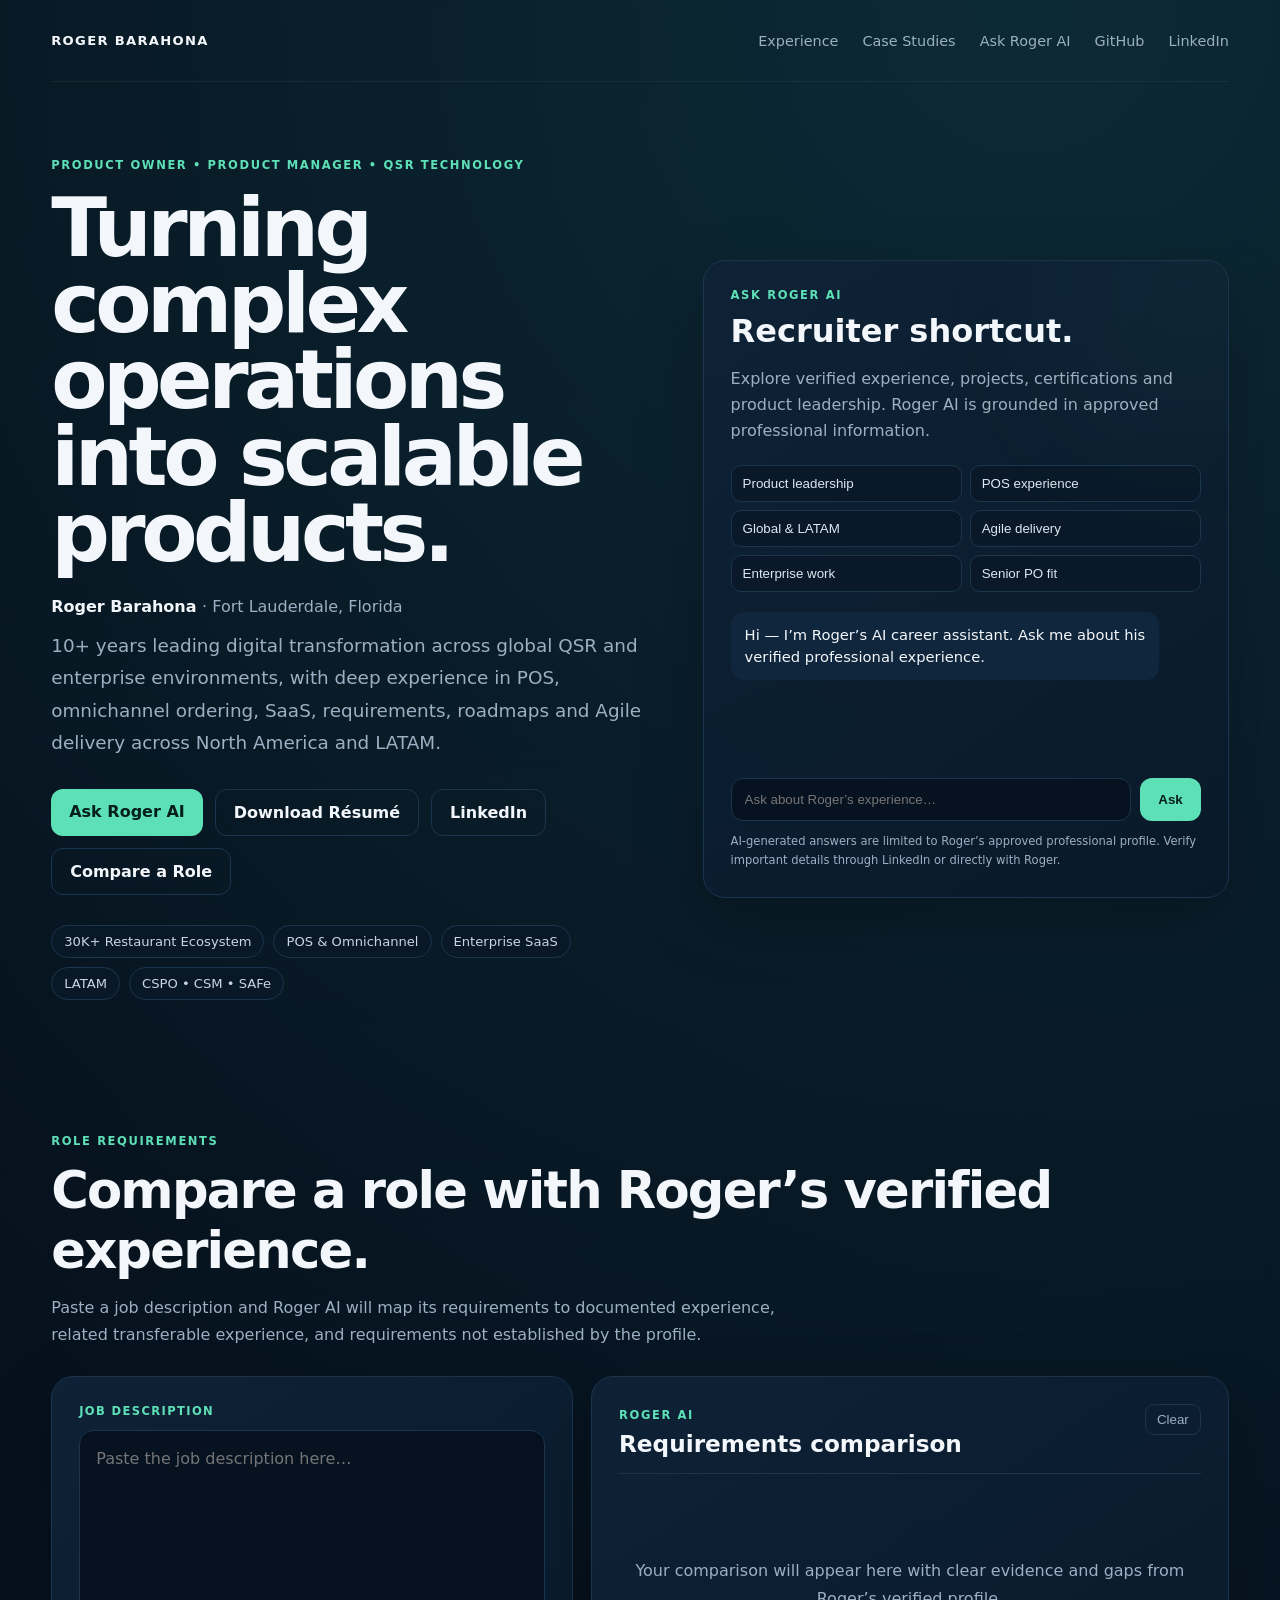
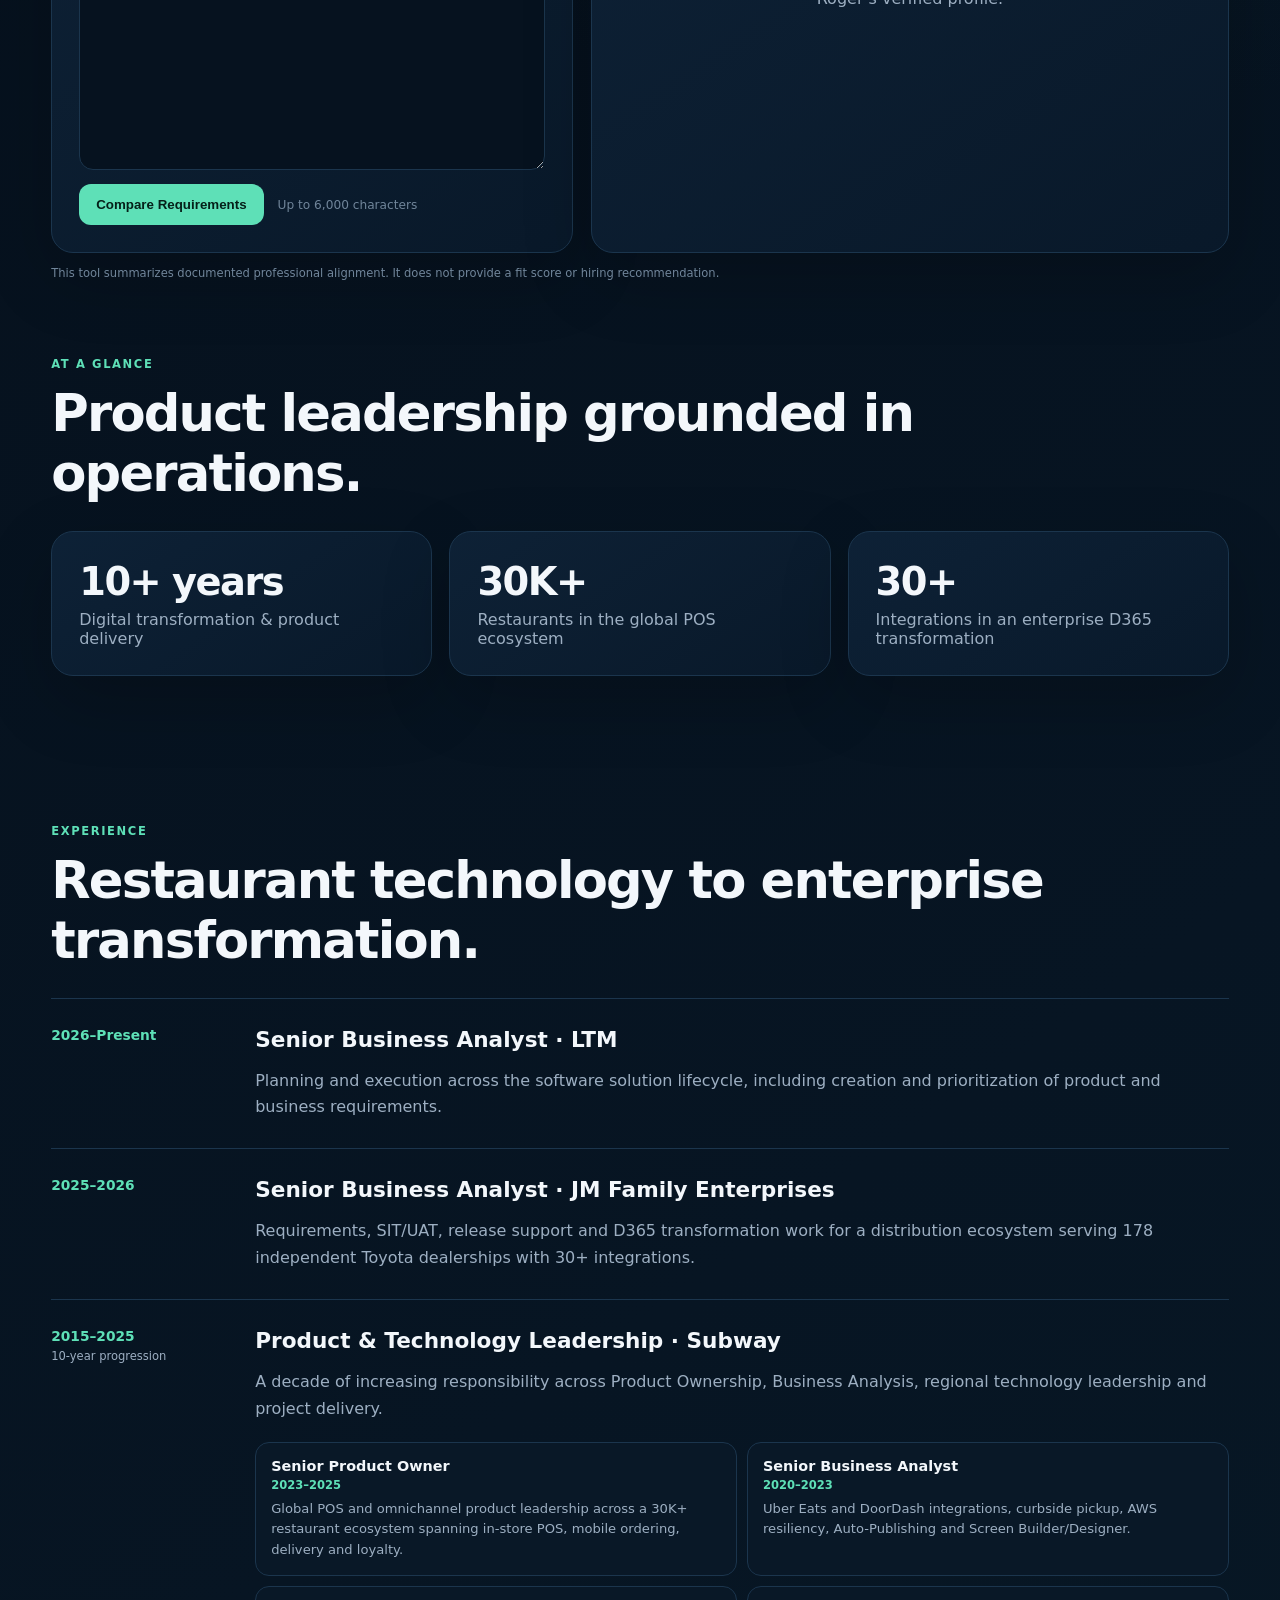
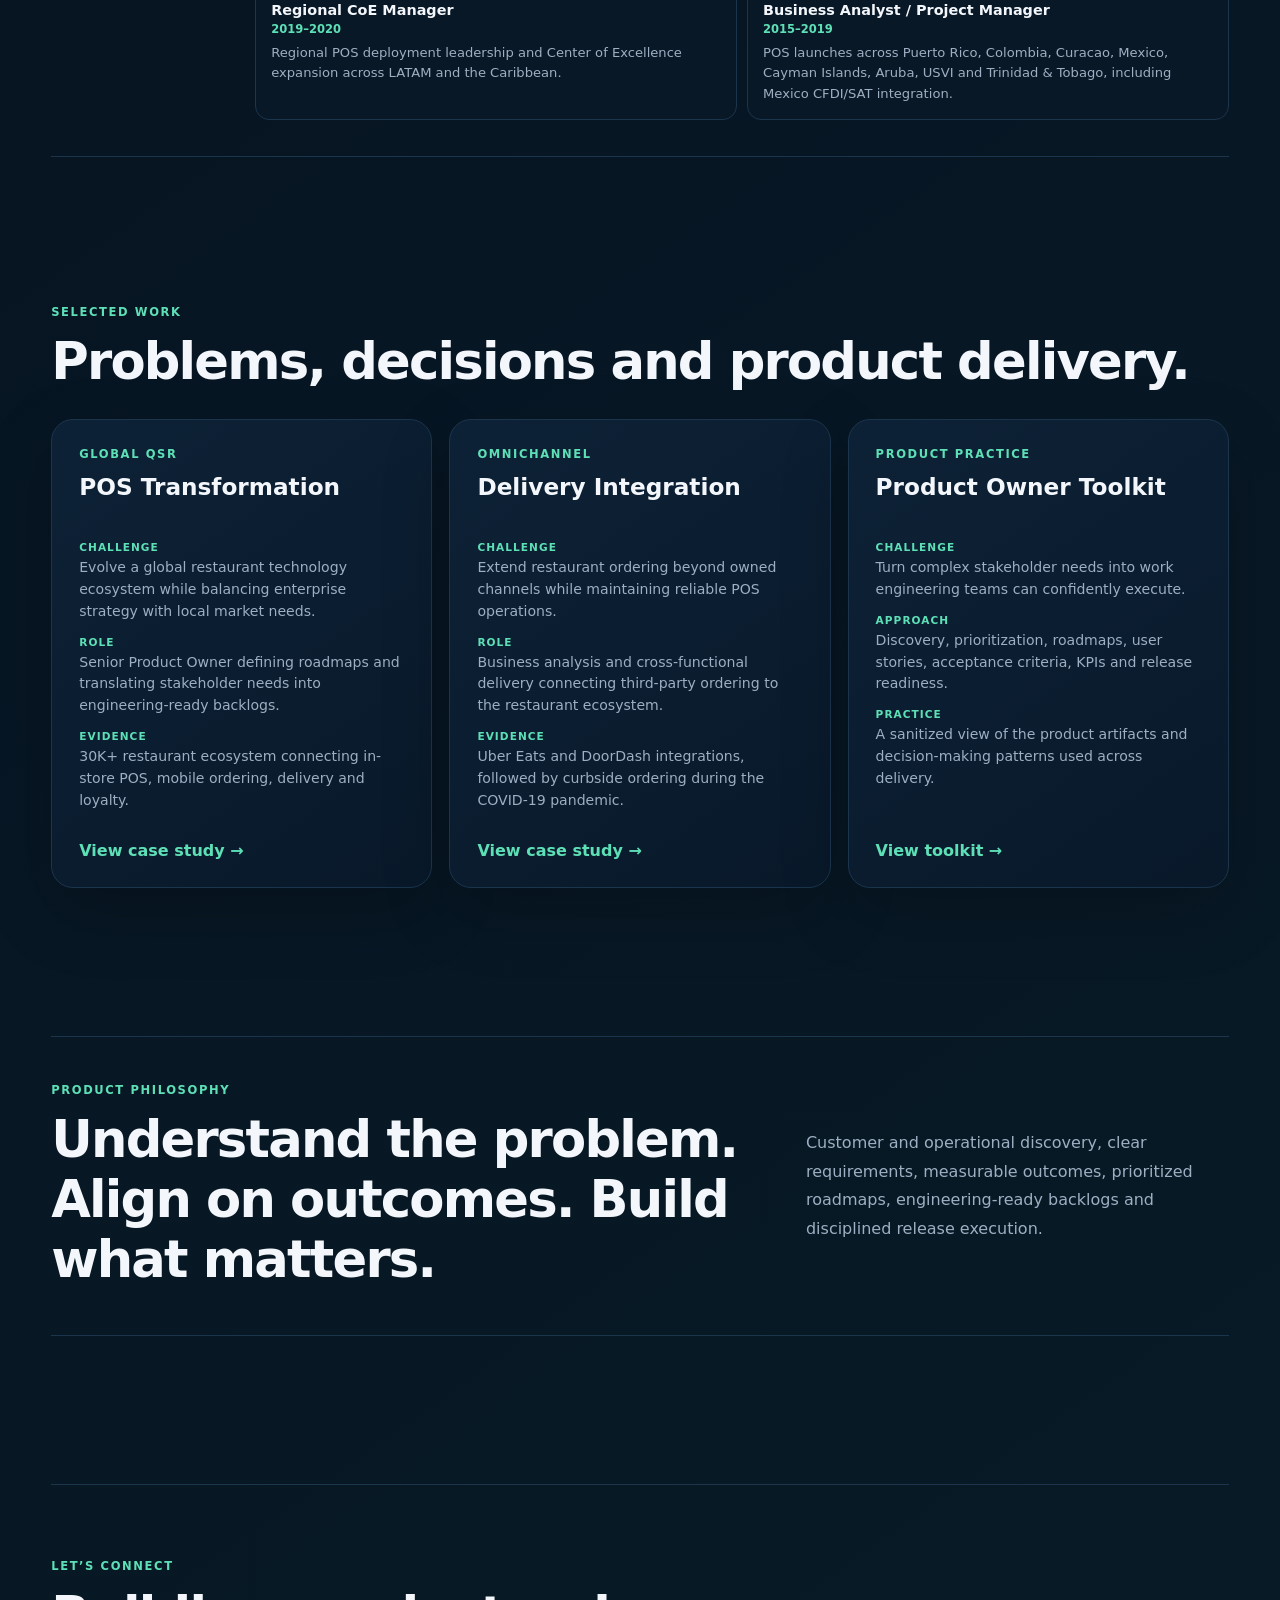
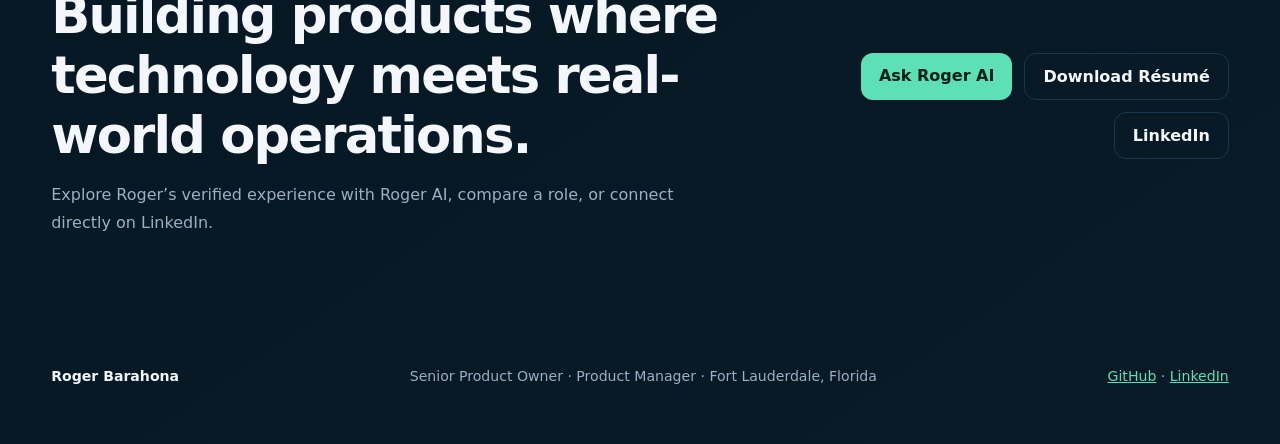
<file: index.html>
<!doctype html><html lang="en"><head><meta charset="utf-8"><meta name="viewport" content="width=device-width,initial-scale=1"><meta name="description" content="Roger Barahona is a Senior Product Owner and Product Manager specializing in QSR and restaurant technology, POS, omnichannel, enterprise SaaS and digital transformation across North America and LATAM."><meta name="robots" content="index,follow"><meta property="og:title" content="Roger Barahona | Senior Product Owner & Product Manager | QSR Technology"><meta property="og:description" content="Product leadership across QSR and restaurant technology, POS, omnichannel ordering, enterprise SaaS and digital transformation across North America and LATAM."><meta property="og:type" content="website"><meta property="og:url" content="https://rogerbarahona.com"><meta property="og:image" content="https://rogerbarahona.com/roger-barahona-social-preview.png"><meta property="og:image:alt" content="Roger Barahona — Product Leadership. Built for Scale."><meta property="og:site_name" content="Roger Barahona"><meta name="twitter:card" content="summary_large_image"><meta name="twitter:title" content="Roger Barahona | Senior Product Owner & Product Manager"><meta name="twitter:description" content="Product leadership across QSR, POS, omnichannel, enterprise SaaS and digital transformation."><meta name="twitter:image" content="https://rogerbarahona.com/roger-barahona-social-preview.png"><meta name="theme-color" content="#06111e"><meta name="author" content="Roger Barahona"><link rel="canonical" href="https://rogerbarahona.com"><link rel="icon" href="/favicon.svg" type="image/svg+xml"><title>Roger Barahona | Senior Product Owner & Product Manager | QSR & POS Technology</title><link rel="stylesheet" href="/style.css"><meta name="google-site-verification" content="XqpiVgk2-3Z6oD8mrIzkA8b5-VkEg614BGfcn6-gixg" /><script type="application/ld+json">{"@context":"https://schema.org","@type":"Person","name":"Roger Barahona","url":"https://rogerbarahona.com","jobTitle":["Senior Product Owner","Product Manager","Senior Business Analyst"],"address":{"@type":"PostalAddress","addressLocality":"Fort Lauderdale","addressRegion":"FL","addressCountry":"US"},"sameAs":["https://www.linkedin.com/in/rogerbarahona/","https://github.com/RogerBarahona"],"knowsAbout":["Product Management","Product Ownership","QSR Technology","Restaurant Technology","Point of Sale (POS) Systems","Omnichannel Ordering","Mobile Ordering","Third-Party Delivery Integrations","Enterprise SaaS","Digital Transformation","Product Roadmaps","Requirements Gathering","Backlog Management","User Stories","Acceptance Criteria","Agile","Scrum","SAFe","SIT","UAT","Release Planning","Azure DevOps","Microsoft Dynamics 365","AWS","Jira","Confluence","LATAM Technology Deployments","Stakeholder Management"]}</script></head><body><div class="wrap"><nav class="nav"><a class="brand" href="/">ROGER BARAHONA</a><div class="navlinks"><a href="#experience">Experience</a><a href="#case-studies">Case Studies</a><a href="#ask-roger">Ask Roger AI</a><a href="https://github.com/RogerBarahona" target="_blank" rel="noopener">GitHub</a><a href="https://www.linkedin.com/in/rogerbarahona/" target="_blank" rel="noopener">LinkedIn</a></div></nav><main><section class="hero"><div><div class="eyebrow">PRODUCT OWNER • PRODUCT MANAGER • QSR TECHNOLOGY</div><h1>Turning complex operations into scalable products.</h1><p class="hero-name">Roger Barahona <span>· Fort Lauderdale, Florida</span></p><p class="lead">10+ years leading digital transformation across global QSR and enterprise environments, with deep experience in POS, omnichannel ordering, SaaS, requirements, roadmaps and Agile delivery across North America and LATAM.</p><div class="actions"><a class="primary" href="#ask-roger">Ask Roger AI</a><a class="secondary" href="/Roger_Barahona_Public_Resume_2026.pdf" target="_blank" rel="noopener">Download Résumé</a><a class="secondary" href="https://www.linkedin.com/in/rogerbarahona/" target="_blank" rel="noopener">LinkedIn</a><a class="secondary" href="#compare-role">Compare a Role</a></div><div class="chips"><span class="chip">30K+ Restaurant Ecosystem</span><span class="chip">POS & Omnichannel</span><span class="chip">Enterprise SaaS</span><span class="chip">LATAM</span><span class="chip">CSPO • CSM • SAFe</span></div></div><div class="card chatcard" id="ask-roger"><div class="eyebrow">ASK ROGER AI</div><h2>Recruiter shortcut.</h2><p class="muted">Explore verified experience, projects, certifications and product leadership. Roger AI is grounded in approved professional information.</p><div class="promptgrid"><button class="prompt" data-q="Give me a concise overview of Roger's product leadership experience.">Product leadership</button><button class="prompt" data-q="Tell me about Roger's POS and restaurant technology experience.">POS experience</button><button class="prompt" data-q="What global and LATAM experience does Roger have?">Global & LATAM</button><button class="prompt" data-q="What Agile certifications and delivery experience does Roger have?">Agile delivery</button><button class="prompt" data-q="What enterprise transformation experience does Roger have?">Enterprise work</button><button class="prompt" data-q="What are Roger's strongest documented qualifications for a Senior Product Owner role?">Senior PO fit</button></div><div id="chatlog" class="chatlog" aria-live="polite"><div class="msg bot">Hi — I’m Roger’s AI career assistant. Ask me about his verified professional experience.</div></div><form id="ask" class="ask"><input id="question" maxlength="800" autocomplete="off" aria-label="Ask about Roger" placeholder="Ask about Roger’s experience…"><button>Ask</button></form><p class="fine">AI-generated answers are limited to Roger’s approved professional profile. Verify important details through LinkedIn or directly with Roger.</p></div></section><section class="section compare-section" id="compare-role"><div class="eyebrow">ROLE REQUIREMENTS</div><h2>Compare a role with Roger’s verified experience.</h2><p class="compare-intro">Paste a job description and Roger AI will map its requirements to documented experience, related transferable experience, and requirements not established by the profile.</p><div class="compare-grid"><div class="card compare-input"><label for="jobdesc">JOB DESCRIPTION</label><textarea id="jobdesc" maxlength="6000" placeholder="Paste the job description here…"></textarea><div class="compare-actions"><button id="compare-role-btn" type="button">Compare Requirements</button><span>Up to 6,000 characters</span></div></div><div class="card compare-output"><div class="output-head"><div><span class="tag">ROGER AI</span><h3>Requirements comparison</h3></div><button id="clear-compare" class="clear-btn" type="button">Clear</button></div><div id="compare-result" class="compare-result" aria-live="polite"><div class="empty-state">Your comparison will appear here with clear evidence and gaps from Roger’s verified profile.</div></div></div></div><p class="fine compare-note">This tool summarizes documented professional alignment. It does not provide a fit score or hiring recommendation.</p><section class="section"><div class="eyebrow">AT A GLANCE</div><h2>Product leadership grounded in operations.</h2><div class="grid"><div class="card stat"><strong>10+ years</strong><span>Digital transformation & product delivery</span></div><div class="card stat"><strong>30K+</strong><span>Restaurants in the global POS ecosystem</span></div><div class="card stat"><strong>30+</strong><span>Integrations in an enterprise D365 transformation</span></div></div></section><section class="section" id="experience"><div class="eyebrow">EXPERIENCE</div><h2>Restaurant technology to enterprise transformation.</h2><div class="timeline"><article class="role"><div class="period">2026–Present</div><div><h3>Senior Business Analyst · LTM</h3><p>Planning and execution across the software solution lifecycle, including creation and prioritization of product and business requirements.</p></div></article><article class="role"><div class="period">2025–2026</div><div><h3>Senior Business Analyst · JM Family Enterprises</h3><p>Requirements, SIT/UAT, release support and D365 transformation work for a distribution ecosystem serving 178 independent Toyota dealerships with 30+ integrations.</p></div></article><article class="role subway-role"><div class="period">2015–2025<br><span>10-year progression</span></div><div><h3>Product & Technology Leadership · Subway</h3><p>A decade of increasing responsibility across Product Ownership, Business Analysis, regional technology leadership and project delivery.</p><div class="progression"><div><b>Senior Product Owner</b><span>2023–2025</span><p>Global POS and omnichannel product leadership across a 30K+ restaurant ecosystem spanning in-store POS, mobile ordering, delivery and loyalty.</p></div><div><b>Senior Business Analyst</b><span>2020–2023</span><p>Uber Eats and DoorDash integrations, curbside pickup, AWS resiliency, Auto-Publishing and Screen Builder/Designer.</p></div><div><b>Regional CoE Manager</b><span>2019–2020</span><p>Regional POS deployment leadership and Center of Excellence expansion across LATAM and the Caribbean.</p></div><div><b>Business Analyst / Project Manager</b><span>2015–2019</span><p>POS launches across Puerto Rico, Colombia, Curacao, Mexico, Cayman Islands, Aruba, USVI and Trinidad & Tobago, including Mexico CFDI/SAT integration.</p></div></div></div></article></div></section><section class="section" id="case-studies"><div class="eyebrow">SELECTED WORK</div><h2>Problems, decisions and product delivery.</h2><div class="grid cases"><article class="card"><span class="tag">GLOBAL QSR</span><h3>POS Transformation</h3><dl class="case-flow"><dt>Challenge</dt><dd>Evolve a global restaurant technology ecosystem while balancing enterprise strategy with local market needs.</dd><dt>Role</dt><dd>Senior Product Owner defining roadmaps and translating stakeholder needs into engineering-ready backlogs.</dd><dt>Evidence</dt><dd>30K+ restaurant ecosystem connecting in-store POS, mobile ordering, delivery and loyalty.</dd></dl><a href="https://github.com/RogerBarahona/RogerBarahona/tree/main/portfolio/qsr-pos-transformation" target="_blank" rel="noopener">View case study →</a></article><article class="card"><span class="tag">OMNICHANNEL</span><h3>Delivery Integration</h3><dl class="case-flow"><dt>Challenge</dt><dd>Extend restaurant ordering beyond owned channels while maintaining reliable POS operations.</dd><dt>Role</dt><dd>Business analysis and cross-functional delivery connecting third-party ordering to the restaurant ecosystem.</dd><dt>Evidence</dt><dd>Uber Eats and DoorDash integrations, followed by curbside ordering during the COVID-19 pandemic.</dd></dl><a href="https://github.com/RogerBarahona/RogerBarahona/tree/main/portfolio/omnichannel-delivery-integration" target="_blank" rel="noopener">View case study →</a></article><article class="card"><span class="tag">PRODUCT PRACTICE</span><h3>Product Owner Toolkit</h3><dl class="case-flow"><dt>Challenge</dt><dd>Turn complex stakeholder needs into work engineering teams can confidently execute.</dd><dt>Approach</dt><dd>Discovery, prioritization, roadmaps, user stories, acceptance criteria, KPIs and release readiness.</dd><dt>Practice</dt><dd>A sanitized view of the product artifacts and decision-making patterns used across delivery.</dd></dl><a href="https://github.com/RogerBarahona/RogerBarahona/tree/main/portfolio/product-owner-toolkit" target="_blank" rel="noopener">View toolkit →</a></article></div></section><section class="section"><div class="statement"><div><div class="eyebrow">PRODUCT PHILOSOPHY</div><h2>Understand the problem. Align on outcomes. Build what matters.</h2></div><p>Customer and operational discovery, clear requirements, measurable outcomes, prioritized roadmaps, engineering-ready backlogs and disciplined release execution.</p></div></section></main><section class="section final-cta"><div><div class="eyebrow">LET’S CONNECT</div><h2>Building products where technology meets real-world operations.</h2><p>Explore Roger’s verified experience with Roger AI, compare a role, or connect directly on LinkedIn.</p></div><div class="actions"><a class="primary" href="#ask-roger">Ask Roger AI</a><a class="secondary" href="/Roger_Barahona_Public_Resume_2026.pdf" target="_blank" rel="noopener">Download Résumé</a><a class="secondary" href="https://www.linkedin.com/in/rogerbarahona/" target="_blank" rel="noopener">LinkedIn</a></div></section></main><footer class="footer"><strong>Roger Barahona</strong><span>Senior Product Owner · Product Manager · Fort Lauderdale, Florida</span><div><a href="https://github.com/RogerBarahona" target="_blank" rel="noopener">GitHub</a> · <a href="https://www.linkedin.com/in/rogerbarahona/" target="_blank" rel="noopener">LinkedIn</a></div></footer></div><script src="/script.js"></script></body></html>
</file>
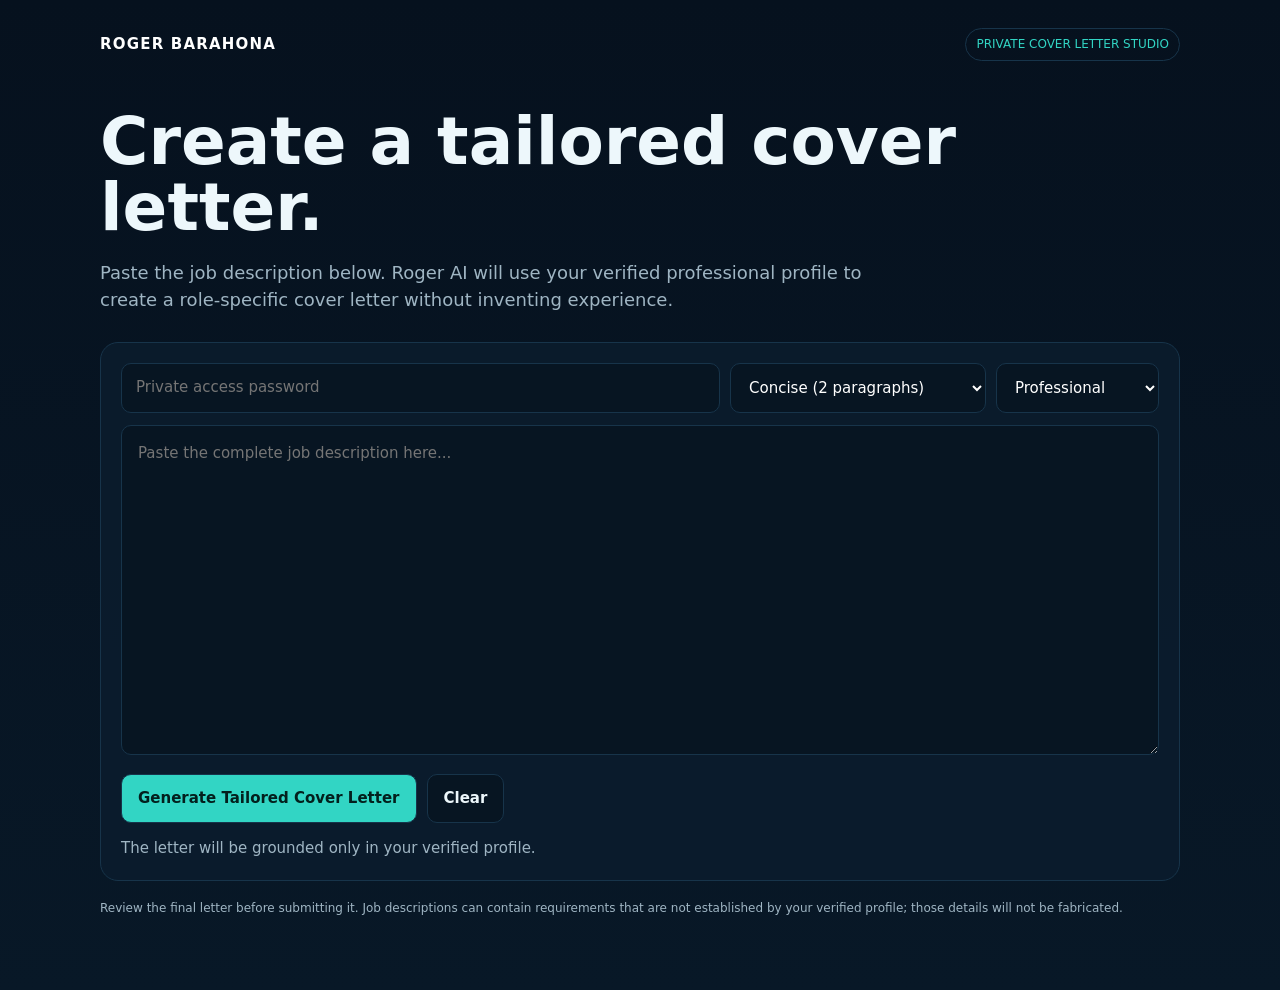
<file: cover-letter.html>
<!doctype html>
<html lang="en"><head><meta charset="utf-8"><meta name="viewport" content="width=device-width,initial-scale=1">
<meta name="robots" content="noindex,nofollow"><meta name="theme-color" content="#06111e">
<title>Cover Letter Studio | Roger Barahona</title>
<style>
:root{--bg:#06111e;--card:#0b1c2d;--line:#17344a;--text:#edf7fb;--muted:#9fb5c3;--teal:#32d5c4}
*{box-sizing:border-box}body{margin:0;background:linear-gradient(180deg,#06111e,#081827);color:var(--text);font:15px/1.55 Inter,system-ui,Segoe UI,Arial,sans-serif}.wrap{max-width:1120px;margin:auto;padding:28px 20px 60px}
nav{display:flex;justify-content:space-between;align-items:center;margin-bottom:48px}.brand{font-weight:800;letter-spacing:.08em;color:white;text-decoration:none}.private{color:var(--teal);font-size:12px;border:1px solid var(--line);padding:6px 10px;border-radius:999px}
h1{font-size:clamp(36px,6vw,66px);line-height:1;margin:0 0 16px}.lead,.status,.note{color:var(--muted)}.lead{font-size:18px;max-width:790px}
.panel,.output{background:rgba(11,28,45,.9);border:1px solid var(--line);border-radius:18px;padding:20px;margin-top:28px}
textarea,input,select,button{font:inherit;border-radius:10px;border:1px solid var(--line)}textarea,input,select{background:#071522;color:white}textarea{width:100%;min-height:330px;resize:vertical;padding:16px;line-height:1.55}input,select{padding:12px 14px}
.controls{display:grid;grid-template-columns:1fr auto auto;gap:10px;margin-bottom:12px}.options{display:flex;flex-wrap:wrap;gap:10px;margin-top:12px;align-items:center}.options select{min-width:150px}button{background:var(--teal);color:#03201d;font-weight:800;padding:12px 16px;cursor:pointer}button.secondary{background:#071522;color:var(--text)}button:disabled{opacity:.55;cursor:wait}
.output{display:none}.output h2{margin-top:0}.letter{white-space:pre-wrap;background:#071522;border:1px solid var(--line);border-radius:12px;padding:20px;line-height:1.7}.actions{display:flex;gap:10px;margin-top:14px}.status{margin-top:14px}.note{font-size:12px;margin-top:18px}
@media(max-width:700px){.controls{grid-template-columns:1fr}.wrap{padding-top:20px}nav{margin-bottom:32px}.options{align-items:stretch}.options select,.options button{width:100%}}
</style></head><body><div class="wrap">
<nav><a class="brand" href="/">ROGER BARAHONA</a><span class="private">PRIVATE COVER LETTER STUDIO</span></nav>
<main><h1>Create a tailored cover letter.</h1><p class="lead">Paste the job description below. Roger AI will use your verified professional profile to create a role-specific cover letter without inventing experience.</p>
<section class="panel"><div class="controls"><input id="key" type="password" autocomplete="current-password" placeholder="Private access password"><select id="length"><option value="concise">Concise (2 paragraphs)</option><option value="very-short">Very Concise (1 paragraph)</option></select><select id="tone"><option value="professional">Professional</option><option value="conversational">Conversational</option></select></div>
<textarea id="jd" maxlength="12000" placeholder="Paste the complete job description here..."></textarea>
<div class="options"><button id="generate">Generate Tailored Cover Letter</button><button id="clear" class="secondary">Clear</button></div><div id="status" class="status">The letter will be grounded only in your verified profile.</div></section>
<section id="output" class="output"><h2>Your Tailored Cover Letter</h2><div id="letter" class="letter"></div><div class="actions"><button id="copy">Copy Cover Letter</button><button id="regenerate" class="secondary">Regenerate</button></div></section>
<p class="note">Review the final letter before submitting it. Job descriptions can contain requirements that are not established by your verified profile; those details will not be fabricated.</p></main></div>
<script>
const $=id=>document.getElementById(id);
async function generate(){
 const key=$('key').value.trim(),jobDescription=$('jd').value.trim();
 if(!key){$('status').textContent='Enter your private access password first.';return}
 if(jobDescription.length<80){$('status').textContent='Paste the full job description so the letter can be tailored accurately.';return}
 const btn=$('generate');btn.disabled=true;$('status').textContent='Analyzing the role and writing your tailored cover letter…';$('output').style.display='none';
 try{
  const r=await fetch('/api/cover-letter',{method:'POST',headers:{'Content-Type':'application/json','X-Job-Search-Key':key},body:JSON.stringify({jobDescription,length:$('length').value,tone:$('tone').value})});
  const d=await r.json();if(!r.ok)throw new Error(d.error||'Generation failed');
  $('letter').textContent=d.letter;$('jd').value='';$('output').style.display='block';$('status').textContent='Cover letter ready. The job description field has been cleared for your next role.';$('output').scrollIntoView({behavior:'smooth',block:'start'});
 }catch(e){$('status').textContent=e.message||'Generation failed. Please try again.'}finally{btn.disabled=false}
}
$('generate').onclick=generate;$('regenerate').onclick=generate;
$('clear').onclick=()=>{$('jd').value='';$('letter').textContent='';$('output').style.display='none';$('status').textContent='The letter will be grounded only in your verified profile.'};
$('copy').onclick=async()=>{try{await navigator.clipboard.writeText($('letter').textContent);$('copy').textContent='Copied!';setTimeout(()=>$('copy').textContent='Copy Cover Letter',1400)}catch{$('status').textContent='Could not copy automatically. Select the letter text and copy it manually.'}};
</script></body></html>
</file>
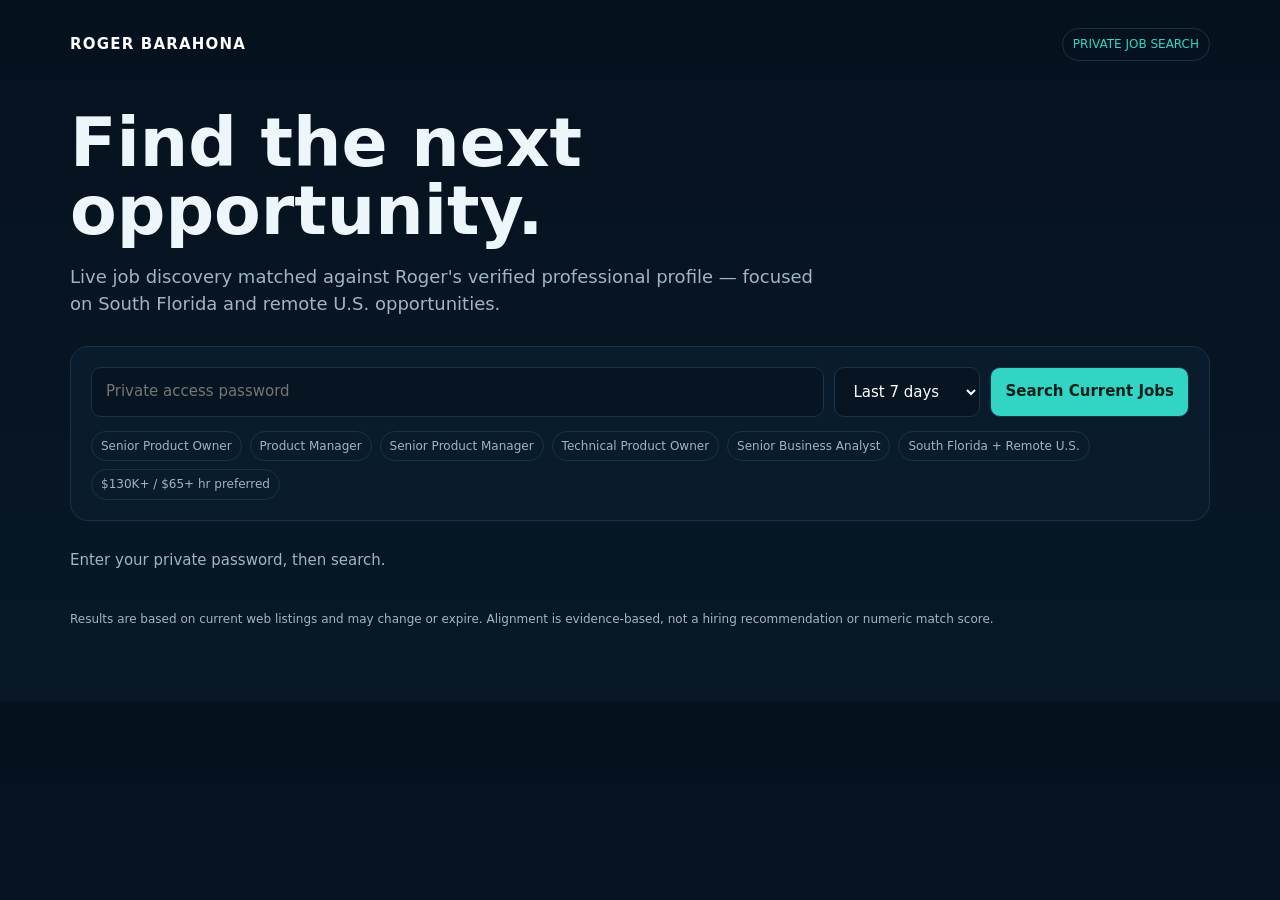
<file: job-search.html>
<!doctype html>
<html lang="en"><head><meta charset="utf-8"><meta name="viewport" content="width=device-width,initial-scale=1">
<meta name="robots" content="noindex,nofollow"><meta name="theme-color" content="#06111e">
<title>Roger Job Search | Private</title>
<style>
:root{--bg:#06111e;--card:#0b1c2d;--line:#17344a;--text:#edf7fb;--muted:#9fb5c3;--teal:#32d5c4;--blue:#5da9ff}
*{box-sizing:border-box}body{margin:0;background:linear-gradient(180deg,#06111e,#081827);color:var(--text);font:15px/1.55 Inter,system-ui,Segoe UI,Arial,sans-serif}.wrap{max-width:1180px;margin:auto;padding:28px 20px 60px}
nav{display:flex;justify-content:space-between;align-items:center;margin-bottom:48px}.brand{font-weight:800;letter-spacing:.08em;color:white;text-decoration:none}.private{color:var(--teal);font-size:12px;border:1px solid var(--line);padding:6px 10px;border-radius:999px}
h1{font-size:clamp(36px,6vw,68px);line-height:1;margin:0 0 16px;max-width:850px}.lead{color:var(--muted);font-size:18px;max-width:760px}
.panel,.job{background:rgba(11,28,45,.9);border:1px solid var(--line);border-radius:18px;padding:20px}.panel{margin:28px 0}.controls{display:grid;grid-template-columns:1fr auto auto;gap:10px}
input,select,button{font:inherit;border-radius:10px;border:1px solid var(--line);padding:12px 14px}input,select{background:#071522;color:white}button{background:var(--teal);color:#03201d;font-weight:800;cursor:pointer}button:disabled{opacity:.55;cursor:wait}
.criteria{display:flex;flex-wrap:wrap;gap:8px;margin-top:14px}.pill{border:1px solid var(--line);color:var(--muted);border-radius:999px;padding:5px 9px;font-size:12px}
.status{color:var(--muted);margin:18px 0}.toolbar{display:none;flex-wrap:wrap;gap:8px;margin:0 0 16px}.filter{background:#071522;color:var(--muted);font-weight:700;padding:8px 11px}.filter.active{border-color:var(--teal);color:var(--teal)}.grid{display:grid;gap:16px}.job h2{margin:0;font-size:22px}.company{color:var(--teal);font-weight:700}.meta{color:var(--muted);margin:7px 0 14px}.priority{display:inline-block;border:1px solid var(--teal);color:var(--teal);border-radius:999px;padding:4px 9px;font-size:12px;font-weight:800;margin-bottom:12px}.job p{margin:9px 0}.label{color:#fff;font-weight:700}.actions{display:flex;flex-wrap:wrap;gap:8px;margin-top:12px}.apply{display:inline-block;color:#06111e;background:var(--teal);text-decoration:none;font-weight:800;padding:9px 13px;border-radius:9px}.secondary{background:#071522;color:var(--text);font-weight:700;padding:9px 13px}.secondary.saved{border-color:var(--teal);color:var(--teal)}.job.applied{opacity:.72}.job.skipped{display:none}
.note{color:var(--muted);font-size:12px;margin-top:20px}@media(max-width:700px){.controls{grid-template-columns:1fr}.wrap{padding-top:20px}nav{margin-bottom:32px}}
</style></head><body><div class="wrap">
<nav><a class="brand" href="/">ROGER BARAHONA</a><span class="private">PRIVATE JOB SEARCH</span></nav>
<main><h1>Find the next opportunity.</h1><p class="lead">Live job discovery matched against Roger's verified professional profile — focused on South Florida and remote U.S. opportunities.</p>
<section class="panel"><div class="controls"><input id="key" type="password" autocomplete="current-password" placeholder="Private access password"><select id="days"><option value="7">Last 7 days</option><option value="14">Last 14 days</option></select><button id="search">Search Current Jobs</button></div>
<div class="criteria"><span class="pill">Senior Product Owner</span><span class="pill">Product Manager</span><span class="pill">Senior Product Manager</span><span class="pill">Technical Product Owner</span><span class="pill">Senior Business Analyst</span><span class="pill">South Florida + Remote U.S.</span><span class="pill">$130K+ / $65+ hr preferred</span></div></section>
<div id="status" class="status">Enter your private password, then search.</div><div id="toolbar" class="toolbar"><button class="filter active" data-filter="all">All</button><button class="filter" data-filter="Strong Alignment">Strong Alignment</button><button class="filter" data-filter="saved">Saved</button><button class="filter" data-filter="applied">Applied</button><button class="filter" data-filter="skipped">Skipped</button></div><section id="results" class="grid"></section>
<p class="note">Results are based on current web listings and may change or expire. Alignment is evidence-based, not a hiring recommendation or numeric match score.</p></main></div>
<script>
const $=id=>document.getElementById(id), esc=s=>String(s??'').replace(/[&<>"']/g,m=>({'&':'&amp;','<':'&lt;','>':'&gt;','"':'&quot;',"'":'&#39;'}[m]));
let currentJobs=[],activeFilter='all';
const jobId=j=>btoa(unescape(encodeURIComponent([j.company,j.title,j.url].join('|')))).replace(/=+$/,'');
const loadState=()=>{try{return JSON.parse(localStorage.getItem('rogerJobState')||'{}')}catch{return{}}};
const saveState=s=>localStorage.setItem('rogerJobState',JSON.stringify(s));
const clean=s=>String(s??'').replace(/\[([^\]]+)\]\(https?:\/\/[^)]+\)/g,'$1').replace(/\(([^()\s]+\.(?:com|org|net|io))\)\(https?:\/\/[^)]+\)/gi,'$1').replace(/\(https?:\/\/[^)]+\)/g,'').replace(/https?:\/\/\S+/g,'').replace(/\s{2,}/g,' ').trim();
const display=s=>esc(clean(s));
function render(){
 const state=loadState(),jobs=currentJobs.filter(j=>{const s=state[jobId(j)]||{};return activeFilter==='all'||j.priority===activeFilter||(activeFilter==='saved'&&s.saved)||(activeFilter==='applied'&&s.applied)||(activeFilter==='skipped'&&s.skipped)});
 $('results').innerHTML=jobs.map(j=>{const id=jobId(j),s=state[id]||{};return `<article class="job ${s.applied?'applied':''}" data-id="${esc(id)}"><div class="priority">${esc(j.priority)}</div><h2>${esc(j.title)}</h2><div class="company">${esc(j.company)}</div><div class="meta">${display(j.location)} · ${display(j.work_arrangement)} · ${display(j.employment_type)} · ${display(j.compensation)} · Posted: ${display(j.posted)}</div><p><span class="label">Why it aligns:</span> ${display(j.why)}</p><p><span class="label">Transferable:</span> ${display(j.transferable)}</p><p><span class="label">Not established:</span> ${display(j.not_established)}</p><div class="actions">${/^https?:\/\//i.test(j.url||'')?`<a class="apply" href="${esc(j.url)}" target="_blank" rel="noopener noreferrer">View / Apply</a>`:''}<button class="secondary save ${s.saved?'saved':''}" data-id="${esc(id)}">${s.saved?'★ Saved':'☆ Save'}</button><button class="secondary appliedBtn" data-id="${esc(id)}">${s.applied?'✓ Applied':'Mark Applied'}</button><button class="secondary skipBtn" data-id="${esc(id)}">${s.skipped?'Restore':'Skip'}</button></div></article>`}).join('');
 document.querySelectorAll('.save').forEach(b=>b.onclick=()=>toggle(b.dataset.id,'saved'));
 document.querySelectorAll('.appliedBtn').forEach(b=>b.onclick=()=>toggle(b.dataset.id,'applied'));
 document.querySelectorAll('.skipBtn').forEach(b=>b.onclick=()=>toggle(b.dataset.id,'skipped'));
}
function toggle(id,key){const s=loadState();s[id]=s[id]||{};s[id][key]=!s[id][key];saveState(s);render()}
document.querySelectorAll('.filter').forEach(b=>b.onclick=()=>{activeFilter=b.dataset.filter;document.querySelectorAll('.filter').forEach(x=>x.classList.toggle('active',x===b));render()});
$('search').onclick=async()=>{
 const btn=$('search'),key=$('key').value.trim(),days=Number($('days').value);
 if(!key){$('status').textContent='Enter your private access password first.';return}
 btn.disabled=true;$('results').innerHTML='';$('status').textContent='Searching current openings and comparing them with your verified profile…';
 try{
  const r=await fetch('/api/jobs',{method:'POST',headers:{'Content-Type':'application/json','X-Job-Search-Key':key},body:JSON.stringify({days})});
  const d=await r.json(); if(!r.ok) throw new Error(d.error||'Search failed');
  const jobs=d.jobs||[];$('status').textContent=jobs.length?'Found '+jobs.length+' current opportunities to review.':'No strong current opportunities were returned. Try the 14-day search.';
  currentJobs=jobs;$('toolbar').style.display=jobs.length?'flex':'none';activeFilter='all';document.querySelectorAll('.filter').forEach(x=>x.classList.toggle('active',x.dataset.filter==='all'));render();
 }catch(e){$('status').textContent=e.message||'Search failed. Please try again.'}
 finally{btn.disabled=false}
};
</script></body></html>
</file>
<file: style.css>
:root{--bg:#06111e;--panel:#0b1b2c;--panel2:#0e2237;--text:#f3f7fb;--muted:#9dafc2;--accent:#5ee0b7;--line:#1b354d;--max:1180px}*{box-sizing:border-box}html{scroll-behavior:smooth}body{margin:0;font-family:Inter,ui-sans-serif,system-ui,-apple-system,BlinkMacSystemFont,"Segoe UI",sans-serif;background:radial-gradient(circle at 80% 0,#0c2a36 0,transparent 32%),linear-gradient(145deg,#050e19,#071523 55%,#081b27);color:var(--text)}a{color:var(--accent)}.wrap{width:min(var(--max),92%);margin:auto}.nav{height:82px;display:flex;align-items:center;justify-content:space-between;border-bottom:1px solid rgba(255,255,255,.05)}.brand{color:var(--text);font-weight:850;letter-spacing:.1em;font-size:.82rem;text-decoration:none}.navlinks{display:flex;gap:24px}.navlinks a{color:var(--muted);text-decoration:none;font-size:.9rem}.navlinks a:hover{color:var(--text)}.hero{min-height:720px;padding:76px 0 60px;display:grid;grid-template-columns:1.06fr .94fr;gap:58px;align-items:center}.eyebrow,.tag{color:var(--accent);font-weight:800;letter-spacing:.14em;font-size:.72rem}.hero h1{font-size:clamp(3.4rem,6.4vw,6.3rem);line-height:.93;letter-spacing:-.055em;margin:18px 0 26px;max-width:760px}.lead{font-size:1.15rem;line-height:1.75;color:var(--muted);max-width:720px}.actions{display:flex;gap:12px;margin:30px 0}.primary,.secondary{padding:13px 18px;border-radius:12px;text-decoration:none;font-weight:750}.primary{background:var(--accent);color:#042019}.secondary{border:1px solid var(--line);color:var(--text)}.chips{display:flex;flex-wrap:wrap;gap:9px;margin-top:22px}.chip{border:1px solid var(--line);background:#091827;border-radius:999px;padding:8px 12px;font-size:.82rem;color:#c9d5e1}.card{background:linear-gradient(145deg,rgba(14,34,55,.95),rgba(9,25,42,.95));border:1px solid var(--line);border-radius:22px;padding:27px;box-shadow:0 24px 70px rgba(0,0,0,.2)}.chatcard{position:relative;overflow:hidden}.chatcard:before{content:"";position:absolute;width:170px;height:170px;border-radius:50%;background:var(--accent);filter:blur(110px);opacity:.12;right:-50px;top:-50px}.chatcard h2{font-size:2rem;margin:10px 0}.muted,.role p,.card p{color:var(--muted);line-height:1.65}.promptgrid{display:grid;grid-template-columns:1fr 1fr;gap:8px;margin:20px 0}.prompt{border:1px solid var(--line);background:#0a1929;color:#dce7f1;border-radius:10px;padding:10px 11px;text-align:left;cursor:pointer}.prompt:hover{border-color:#3f806f}.chatlog{height:230px;overflow:auto;display:flex;flex-direction:column;gap:10px;margin:16px 0;padding-right:4px}.msg{padding:12px 14px;border-radius:13px;line-height:1.5;max-width:92%;font-size:.92rem;white-space:pre-wrap}.bot{background:#10263c}.user{background:#17434a;align-self:flex-end}.ask{display:flex;gap:9px}.ask input{min-width:0;flex:1;background:#06121f;border:1px solid var(--line);border-radius:12px;padding:13px;color:var(--text);outline:none}.ask input:focus{border-color:var(--accent)}.ask button{background:var(--accent);color:#052019;border:0;border-radius:12px;padding:0 18px;font-weight:850;cursor:pointer}.ask button:disabled{opacity:.5}.fine{font-size:.72rem;color:#70859a;line-height:1.5;margin-bottom:0}.section{padding:74px 0}.section h2{font-size:clamp(2rem,4vw,3.4rem);letter-spacing:-.035em;margin:12px 0 28px}.grid{display:grid;grid-template-columns:repeat(3,1fr);gap:17px}.stat strong{font-size:2.4rem;display:block;letter-spacing:-.04em;margin-bottom:6px}.stat span{color:var(--muted)}.timeline{border-top:1px solid var(--line)}.role{display:grid;grid-template-columns:180px 1fr;gap:24px;padding:28px 0;border-bottom:1px solid var(--line)}.period{color:var(--accent);font-size:.86rem;font-weight:700}.role h3{margin:0;font-size:1.35rem}.role p{margin-bottom:0}.cases h3{font-size:1.45rem;margin:12px 0}.cases a{text-decoration:none;font-weight:750}.statement{border-top:1px solid var(--line);border-bottom:1px solid var(--line);padding:46px 0;display:grid;grid-template-columns:1.25fr .75fr;gap:50px;align-items:center}.statement h2{margin-bottom:0}.statement p{color:var(--muted);line-height:1.8}.footer{padding:42px 0 60px;display:flex;justify-content:space-between;gap:20px;color:var(--muted);font-size:.88rem}.footer strong{color:var(--text)}@media(max-width:850px){.navlinks{display:none}.hero{grid-template-columns:1fr;padding-top:48px}.grid{grid-template-columns:1fr}.role{grid-template-columns:1fr;gap:8px}.statement{grid-template-columns:1fr;gap:10px}.footer{flex-direction:column}.promptgrid{grid-template-columns:1fr}.hero h1{font-size:clamp(3rem,14vw,5rem)}}.actions{flex-wrap:wrap}.chatlog{height:auto;max-height:360px;min-height:150px}.compare-section{scroll-margin-top:30px}.compare-intro{color:var(--muted);max-width:780px;line-height:1.7;margin-top:-14px;margin-bottom:28px}.compare-grid{display:grid;grid-template-columns:.9fr 1.1fr;gap:18px;align-items:stretch}.compare-input,.compare-output{min-height:470px}.compare-input{display:flex;flex-direction:column}.compare-input label{color:var(--accent);font-weight:800;letter-spacing:.12em;font-size:.72rem;margin-bottom:12px}.compare-input textarea{flex:1;width:100%;min-height:340px;resize:vertical;background:#06121f;border:1px solid var(--line);border-radius:14px;padding:16px;color:var(--text);font:inherit;line-height:1.55;outline:none}.compare-input textarea:focus{border-color:var(--accent)}.compare-actions{display:flex;align-items:center;gap:14px;margin-top:14px}.compare-actions button{background:var(--accent);color:#052019;border:0;border-radius:12px;padding:13px 17px;font-weight:850;cursor:pointer}.compare-actions button:disabled{opacity:.5}.compare-actions span{color:#70859a;font-size:.76rem}.output-head{display:flex;justify-content:space-between;gap:20px;align-items:start;border-bottom:1px solid var(--line);padding-bottom:16px}.output-head h3{font-size:1.45rem;margin:7px 0 0}.clear-btn{border:1px solid var(--line);background:transparent;color:var(--muted);border-radius:9px;padding:7px 11px;cursor:pointer}.compare-result{padding-top:18px;line-height:1.65}.compare-result h3{color:var(--text);font-size:1.08rem;margin:20px 0 8px}.compare-result h3:first-child{margin-top:0}.compare-result ul{margin:8px 0 14px;padding-left:20px}.compare-result li{margin:7px 0;color:#dce7f1}.compare-result p{color:#dce7f1}.compare-result strong{color:var(--text)}.empty-state{color:var(--muted);padding:65px 15px;text-align:center;line-height:1.7}.compare-note{margin-top:12px}@media(max-width:850px){.compare-grid{grid-template-columns:1fr}.compare-input,.compare-output{min-height:auto}.compare-input textarea{min-height:280px}}.hero-name{font-weight:800;font-size:1rem;margin:24px 0 -4px;color:var(--text)}.hero-name span{font-weight:500;color:var(--muted)}.period span{display:inline-block;color:var(--muted);font-weight:500;font-size:.72rem;margin-top:5px}.subway-role{padding-bottom:36px}.progression{display:grid;grid-template-columns:1fr 1fr;gap:10px;margin-top:20px}.progression>div{border:1px solid var(--line);background:#091827;border-radius:14px;padding:15px}.progression b{display:block;color:var(--text);font-size:.9rem}.progression span{display:block;color:var(--accent);font-size:.72rem;font-weight:700;margin:4px 0 7px}.progression p{font-size:.82rem;margin:0;line-height:1.55}.case-flow{margin:16px 0 22px}.case-flow dt{color:var(--accent);text-transform:uppercase;letter-spacing:.1em;font-weight:800;font-size:.66rem;margin-top:13px}.case-flow dd{color:var(--muted);line-height:1.55;margin:4px 0 0;font-size:.88rem}.cases .card{display:flex;flex-direction:column}.cases .card>a{margin-top:auto;padding-top:8px}@media(max-width:850px){.progression{grid-template-columns:1fr}.hero-name span{display:block;margin-top:4px}}.final-cta{border-top:1px solid var(--line);display:grid;grid-template-columns:1.2fr .8fr;gap:50px;align-items:center}.final-cta h2{margin-bottom:14px}.final-cta p{color:var(--muted);line-height:1.7;max-width:650px}.final-cta .actions{justify-content:flex-end}.primary,.secondary,.prompt,.ask button,.compare-actions button,.clear-btn{transition:transform .16s ease,border-color .16s ease,opacity .16s ease}.primary:hover,.secondary:hover,.prompt:hover,.ask button:hover,.compare-actions button:hover,.clear-btn:hover{transform:translateY(-1px)}a:focus-visible,button:focus-visible,input:focus-visible,textarea:focus-visible{outline:2px solid var(--accent);outline-offset:3px}.section{scroll-margin-top:20px}@media(max-width:850px){.final-cta{grid-template-columns:1fr;gap:8px}.final-cta .actions{justify-content:flex-start}.nav{height:68px}.hero{min-height:auto;padding-bottom:40px}.section{padding:56px 0}.card{padding:22px}.actions>a{flex:0 0 auto}}@media(prefers-reduced-motion:reduce){html{scroll-behavior:auto}.primary,.secondary,.prompt,.ask button,.compare-actions button,.clear-btn{transition:none}}
</file>
